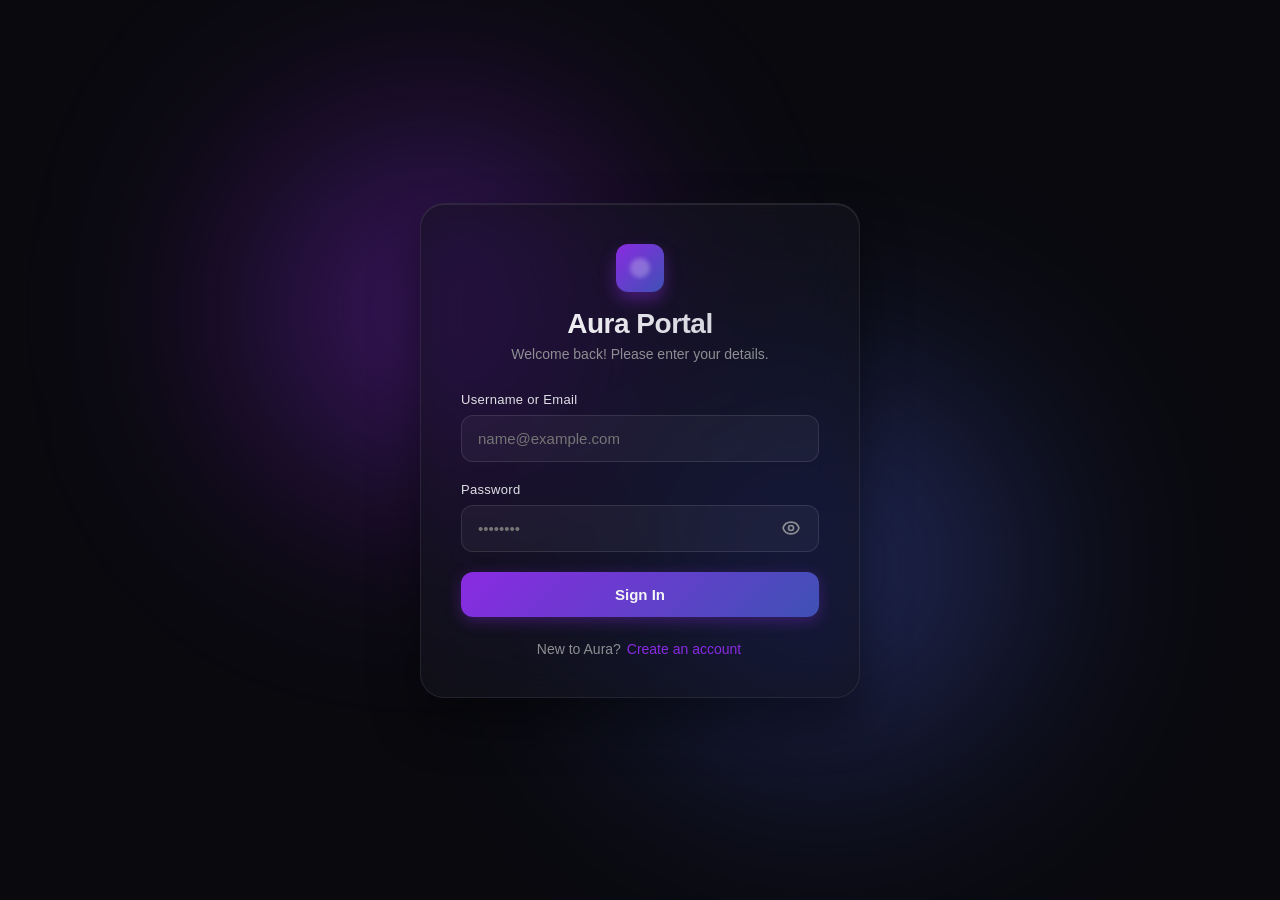
<file: index.html>
<!DOCTYPE html>
<html lang="en">
<head>
    <meta charset="UTF-8">
    <meta name="viewport" content="width=device-width, initial-scale=1.0">
    <meta name="description" content="Aura Portal - Secure, premium login and registration platform.">
    <!-- Strict Content Security Policy -->
    <meta http-equiv="Content-Security-Policy" content="default-src 'self'; style-src 'self' https://fonts.googleapis.com; font-src https://fonts.gstatic.com; script-src 'self'; img-src 'self' data:; frame-ancestors 'none';">
    <title>Aura Portal - Authenticate</title>
    <!-- Modern Premium Typography -->
    <link rel="preconnect" href="https://fonts.googleapis.com">
    <link rel="preconnect" href="https://fonts.gstatic.com" crossorigin>
    <link href="https://fonts.googleapis.com/css2?family=Outfit:wght@300;400;500;600;700&display=swap" rel="stylesheet">
    <link rel="stylesheet" href="style.css">
</head>
<body>
    <!-- Decorative Premium Glow Effects -->
    <div class="glow-bg-container" aria-hidden="true">
        <div class="glow-blob blob-primary"></div>
        <div class="glow-blob blob-secondary"></div>
    </div>

    <!-- Main Container -->
    <main class="portal-container">
        <div class="portal-card" id="portal-card">
            <!-- Header section shared/changing -->
            <header class="card-header">
                <div class="logo-wrapper">
                    <!-- Premium geometric logo icon in CSS/SVG -->
                    <div class="aura-logo" aria-hidden="true">
                        <span class="logo-core"></span>
                    </div>
                </div>
                <h1 id="portal-title">Aura Portal</h1>
                <p id="portal-subtitle" class="subtitle">Welcome back! Please enter your details.</p>
            </header>

            <!-- LOGIN VIEW -->
            <div id="login-view" class="form-view">
                <form id="login-form" novalidate>
                    <div class="input-group">
                        <label for="login-username">Username or Email</label>
                        <div class="input-wrapper">
                            <input type="text" id="login-username" name="username" placeholder="name@example.com" autocomplete="username" required>
                            <span class="input-icon user-icon" aria-hidden="true"></span>
                        </div>
                    </div>

                    <div class="input-group">
                        <label for="login-password">Password</label>
                        <div class="input-wrapper">
                            <input type="password" id="login-password" name="password" placeholder="••••••••" autocomplete="current-password" required>
                            <button type="button" class="password-toggle" id="login-pw-toggle" aria-label="Show password">
                                <span class="eye-icon" aria-hidden="true"></span>
                            </button>
                        </div>
                    </div>

                    <button type="submit" class="btn btn-primary" id="btn-login-submit">
                        <span class="btn-text">Sign In</span>
                        <span class="btn-loader hidden" aria-hidden="true"></span>
                    </button>
                </form>

                <footer class="form-footer">
                    <p>New to Aura? <button type="button" class="switch-link" id="go-to-register">Create an account</button></p>
                </footer>
            </div>

            <!-- REGISTER VIEW -->
            <div id="register-view" class="form-view hidden">
                <form id="register-form" novalidate>
                    <div class="input-group">
                        <label for="reg-name">Full Name</label>
                        <div class="input-wrapper">
                            <input type="text" id="reg-name" name="fullname" placeholder="John Doe" autocomplete="name" required>
                            <span class="input-icon name-icon" aria-hidden="true"></span>
                        </div>
                    </div>

                    <div class="input-group">
                        <label for="reg-mobile">Mobile Number</label>
                        <div class="input-wrapper">
                            <input type="tel" id="reg-mobile" name="mobile" placeholder="9876543210" autocomplete="tel" required>
                            <span class="input-icon phone-icon" aria-hidden="true"></span>
                        </div>
                    </div>

                    <div class="input-group">
                        <label for="reg-email">Email Address</label>
                        <div class="input-wrapper">
                            <input type="email" id="reg-email" name="email" placeholder="john@example.com" autocomplete="email" required>
                            <span class="input-icon email-icon" aria-hidden="true"></span>
                        </div>
                    </div>

                    <div class="input-group">
                        <label for="reg-password">Password</label>
                        <div class="input-wrapper">
                            <input type="password" id="reg-password" name="password" placeholder="••••••••" autocomplete="new-password" required>
                            <button type="button" class="password-toggle" id="reg-pw-toggle" aria-label="Show password">
                                <span class="eye-icon" aria-hidden="true"></span>
                            </button>
                        </div>
                        <div class="strength-indicator" id="pw-strength-bar">
                            <div class="strength-segment"></div>
                            <div class="strength-segment"></div>
                            <div class="strength-segment"></div>
                            <div class="strength-segment"></div>
                        </div>
                        <p class="input-help" id="pw-strength-text">Password must be at least 8 characters.</p>
                    </div>

                    <button type="submit" class="btn btn-primary" id="btn-register-submit">
                        <span class="btn-text">Create Account</span>
                        <span class="btn-loader hidden" aria-hidden="true"></span>
                    </button>
                </form>

                <footer class="form-footer">
                    <p>Already have an account? <button type="button" class="switch-link" id="go-to-login">Log in</button></p>
                </footer>
            </div>
            
            <!-- SECURE LOGGED IN VIEW (POST-AUTHENTICATION DEMO) -->
            <div id="dashboard-view" class="form-view hidden">
                <div class="dashboard-content">
                    <div class="success-icon-wrapper" aria-hidden="true">
                        <div class="success-checkmark"></div>
                    </div>
                    <h2>Access Granted</h2>
                    <p class="subtitle">Secure session established successfully.</p>
                    
                    <div class="user-details-card">
                        <div class="detail-row">
                            <span class="detail-label">Name</span>
                            <span class="detail-value" id="dash-name">John Doe</span>
                        </div>
                        <div class="detail-row">
                            <span class="detail-label">Email</span>
                            <span class="detail-value" id="dash-email">john@example.com</span>
                        </div>
                        <div class="detail-row">
                            <span class="detail-label">Mobile</span>
                            <span class="detail-value" id="dash-mobile">9876543210</span>
                        </div>
                    </div>
                    
                    <button type="button" class="btn btn-secondary" id="btn-logout">
                        <span>Sign Out</span>
                    </button>
                </div>
            </div>
        </div>
    </main>

    <!-- Custom Toast Notifications (replaces unsafe alertDialogs) -->
    <div id="toast-container" class="toast-container" aria-live="polite"></div>

    <script src="app.js"></script>
</body>
</html>
</file>
<file: style.css>
/* --- Custom Styling System --- */
:root {
    --bg-dark: #09090e;
    --card-bg: rgba(20, 20, 28, 0.65);
    --border-color: rgba(255, 255, 255, 0.08);
    
    /* Harmonious Curated Palette */
    --primary: #8a2be2;      /* Neon Violet */
    --primary-glow: rgba(138, 43, 226, 0.4);
    --primary-hover: #9b42f5;
    
    --secondary: #3f51b5;    /* Deep Indigo */
    --success: #00e676;      /* Active Emerald */
    --success-glow: rgba(0, 230, 118, 0.2);
    --error: #ff1744;        /* Danger Crimson */
    --error-glow: rgba(255, 23, 68, 0.2);
    
    --text-main: #f5f5f7;
    --text-muted: #8e8e93;
    --text-inverse: #09090e;
    
    --transition-smooth: all 0.3s cubic-bezier(0.4, 0, 0.2, 1);
}

/* --- Base & Reset --- */
* {
    margin: 0;
    padding: 0;
    box-sizing: border-box;
    font-family: 'Outfit', -apple-system, BlinkMacSystemFont, "Segoe UI", Roboto, sans-serif;
}

body {
    background-color: var(--bg-dark);
    color: var(--text-main);
    min-height: 100vh;
    display: flex;
    align-items: center;
    justify-content: center;
    overflow-x: hidden;
    position: relative;
    padding: 20px;
}

/* --- Floating Background Blobs --- */
.glow-bg-container {
    position: absolute;
    width: 100vw;
    height: 100vh;
    top: 0;
    left: 0;
    overflow: hidden;
    z-index: 0;
    pointer-events: none;
}

.glow-blob {
    position: absolute;
    border-radius: 50%;
    filter: blur(120px);
    opacity: 0.45;
}

.blob-primary {
    width: 350px;
    height: 350px;
    background: var(--primary);
    top: 15%;
    left: 20%;
    animation: float1 18s ease-in-out infinite;
}

.blob-secondary {
    width: 400px;
    height: 400px;
    background: var(--secondary);
    bottom: 15%;
    right: 20%;
    animation: float2 22s ease-in-out infinite;
}

@keyframes float1 {
    0% { transform: translate(0, 0) scale(1); }
    50% { transform: translate(60px, -40px) scale(1.2); }
    100% { transform: translate(0, 0) scale(1); }
}

@keyframes float2 {
    0% { transform: translate(0, 0) scale(1); }
    50% { transform: translate(-50px, 50px) scale(0.85); }
    100% { transform: translate(0, 0) scale(1); }
}

/* --- Layout Container & Card --- */
.portal-container {
    position: relative;
    z-index: 10;
    width: 100%;
    max-width: 440px;
}

.portal-card {
    background: var(--card-bg);
    backdrop-filter: blur(22px) saturate(190%);
    -webkit-backdrop-filter: blur(22px) saturate(190%);
    border: 1px solid var(--border-color);
    border-radius: 24px;
    padding: 40px;
    box-shadow: 0 24px 50px rgba(0, 0, 0, 0.45), 
                inset 0 1px 1px rgba(255, 255, 255, 0.1);
    transform: translateY(0);
    transition: var(--transition-smooth);
}

.portal-card:hover {
    box-shadow: 0 30px 60px rgba(0, 0, 0, 0.55), 
                inset 0 1px 2px rgba(255, 255, 255, 0.15);
}

/* --- Header Section --- */
.card-header {
    text-align: center;
    margin-bottom: 30px;
}

.logo-wrapper {
    display: inline-flex;
    justify-content: center;
    align-items: center;
    margin-bottom: 16px;
}

.aura-logo {
    width: 48px;
    height: 48px;
    border-radius: 12px;
    background: linear-gradient(135deg, var(--primary), var(--secondary));
    display: flex;
    align-items: center;
    justify-content: center;
    box-shadow: 0 8px 16px var(--primary-glow);
    position: relative;
    overflow: hidden;
}

.aura-logo::after {
    content: '';
    position: absolute;
    width: 20px;
    height: 20px;
    border-radius: 50%;
    background: rgba(255, 255, 255, 0.25);
    filter: blur(2px);
}

.card-header h1 {
    font-size: 28px;
    font-weight: 600;
    letter-spacing: -0.5px;
    background: linear-gradient(to right, #ffffff, #c5c5d2);
    -webkit-background-clip: text;
    -webkit-text-fill-color: transparent;
    margin-bottom: 6px;
}

.card-header .subtitle {
    font-size: 14px;
    color: var(--text-muted);
    font-weight: 350;
}

/* --- Form Views Handling --- */
.form-view {
    opacity: 1;
    transform: translateY(0);
    transition: opacity 0.4s ease, transform 0.4s cubic-bezier(0.34, 1.56, 0.64, 1);
}

.form-view.hidden {
    display: none;
    opacity: 0;
    transform: translateY(15px);
}

/* --- Form Elements --- */
.input-group {
    display: flex;
    flex-direction: column;
    gap: 8px;
    margin-bottom: 20px;
}

.input-group label {
    font-size: 13px;
    font-weight: 500;
    color: #e0e0e6;
    letter-spacing: 0.3px;
}

.input-wrapper {
    position: relative;
    display: flex;
    align-items: center;
}

.input-wrapper input {
    width: 100%;
    background: rgba(255, 255, 255, 0.04);
    border: 1px solid rgba(255, 255, 255, 0.1);
    border-radius: 12px;
    padding: 14px 16px;
    color: var(--text-main);
    font-size: 15px;
    transition: var(--transition-smooth);
    outline: none;
}

/* Input icons styling via raw SVG backgrounds */
.input-wrapper input:focus {
    background: rgba(255, 255, 255, 0.07);
    border-color: var(--primary);
    box-shadow: 0 0 0 4px var(--primary-glow);
}

/* Password Toggle Icon */
.password-toggle {
    position: absolute;
    right: 14px;
    background: none;
    border: none;
    cursor: pointer;
    color: var(--text-muted);
    padding: 4px;
    display: flex;
    align-items: center;
    justify-content: center;
    transition: var(--transition-smooth);
    z-index: 5;
}

.password-toggle:hover {
    color: var(--text-main);
}

.eye-icon {
    width: 20px;
    height: 20px;
    background-repeat: no-repeat;
    background-position: center;
    display: inline-block;
    /* Clean custom Inline SVG for the eye icon */
    background-image: url("data:image/svg+xml,%3Csvg xmlns='http://www.w3.org/2000/svg' fill='none' viewBox='0 0 24 24' stroke='%238e8e93'%3E%3Cpath stroke-linecap='round' stroke-linejoin='round' stroke-width='2' d='M15 12a3 3 0 11-6 0 3 3 0 016 0z'/%3E%3Cpath stroke-linecap='round' stroke-linejoin='round' stroke-width='2' d='M2.458 12C3.732 7.943 7.523 5 12 5c4.478 0 8.268 2.943 9.542 7-1.274 4.057-5.064 7-9.542 7-4.477 0-8.268-2.943-9.542-7z'/%3E%3C/svg%3E");
}

.password-toggle.visible .eye-icon {
    background-image: url("data:image/svg+xml,%3Csvg xmlns='http://www.w3.org/2000/svg' fill='none' viewBox='0 0 24 24' stroke='%238e8e93'%3E%3Cpath stroke-linecap='round' stroke-linejoin='round' stroke-width='2' d='M13.875 18.825A10.05 10.05 0 0112 19c-4.478 0-8.268-2.943-9.542-7a9.97 9.97 0 011.563-3.029m5.858.908a3 3 0 114.243 4.243M9.878 9.878l4.242 4.242M9.88 9.88l-3.29-3.29m7.532 7.532l3.29 3.29M3 3l18 18'/%3E%3C/svg%3E");
}

/* --- Password Strength Bar --- */
.strength-indicator {
    display: flex;
    gap: 4px;
    margin-top: 8px;
    height: 4px;
    width: 100%;
}

.strength-segment {
    flex: 1;
    height: 100%;
    border-radius: 2px;
    background: rgba(255, 255, 255, 0.1);
    transition: var(--transition-smooth);
}

.input-help {
    font-size: 11px;
    color: var(--text-muted);
    margin-top: 6px;
    transition: var(--transition-smooth);
}

/* Strength Colors */
.strength-weak .strength-segment:nth-child(1) { background: var(--error); }
.strength-weak #pw-strength-text { color: var(--error); }

.strength-fair .strength-segment:nth-child(1),
.strength-fair .strength-segment:nth-child(2) { background: #ffa726; }
.strength-fair #pw-strength-text { color: #ffa726; }

.strength-good .strength-segment:nth-child(1),
.strength-good .strength-segment:nth-child(2),
.strength-good .strength-segment:nth-child(3) { background: #ffee58; }
.strength-good #pw-strength-text { color: #ffee58; }

.strength-strong .strength-segment { background: var(--success); }
.strength-strong #pw-strength-text { color: var(--success); }

/* --- Buttons --- */
.btn {
    width: 100%;
    border: none;
    border-radius: 12px;
    padding: 14px 20px;
    font-size: 15px;
    font-weight: 600;
    cursor: pointer;
    display: flex;
    align-items: center;
    justify-content: center;
    gap: 10px;
    transition: var(--transition-smooth);
    position: relative;
    overflow: hidden;
}

.btn-primary {
    background: linear-gradient(135deg, var(--primary), var(--secondary));
    color: var(--text-main);
    box-shadow: 0 4px 15px rgba(138, 43, 226, 0.35);
}

.btn-primary:hover {
    transform: translateY(-1px);
    box-shadow: 0 6px 20px rgba(138, 43, 226, 0.5);
    background: linear-gradient(135deg, var(--primary-hover), var(--secondary));
}

.btn-primary:active {
    transform: translateY(1px);
}

.btn-secondary {
    background: rgba(255, 255, 255, 0.06);
    border: 1px solid rgba(255, 255, 255, 0.1);
    color: var(--text-main);
}

.btn-secondary:hover {
    background: rgba(255, 255, 255, 0.1);
    border-color: rgba(255, 255, 255, 0.2);
}

.btn-danger-large {
    background: rgba(255, 23, 68, 0.08);
    border: 1px solid rgba(255, 23, 68, 0.2);
    color: #ff5252;
}

.btn-danger-large:hover {
    transform: translateY(-1px);
    background: rgba(255, 23, 68, 0.18);
    border-color: rgba(255, 23, 68, 0.5);
    color: #ff1744;
    box-shadow: 0 4px 15px rgba(255, 23, 68, 0.3);
}

.btn-danger-large:active {
    transform: translateY(1px);
}

/* Loader Animation inside Button */
.btn-loader {
    width: 18px;
    height: 18px;
    border: 2px solid rgba(255, 255, 255, 0.3);
    border-top-color: var(--text-main);
    border-radius: 50%;
    animation: spin 0.8s linear infinite;
}

@keyframes spin {
    to { transform: rotate(360deg); }
}

.btn-loader.hidden {
    display: none;
}

/* --- Footer & Switching Elements --- */
.form-footer {
    text-align: center;
    margin-top: 24px;
}

.form-footer p {
    font-size: 14px;
    color: var(--text-muted);
}

.switch-link {
    background: none;
    border: none;
    color: var(--primary);
    font-weight: 500;
    font-size: 14px;
    cursor: pointer;
    padding: 0 2px;
    transition: var(--transition-smooth);
    outline: none;
}

.switch-link:hover {
    color: var(--primary-hover);
    text-decoration: underline;
}

/* --- Dashboard Style (LoggedIn State) --- */
.dashboard-content {
    text-align: center;
    display: flex;
    flex-direction: column;
    align-items: center;
}

.success-icon-wrapper {
    width: 64px;
    height: 64px;
    border-radius: 50%;
    background: var(--success-glow);
    display: flex;
    align-items: center;
    justify-content: center;
    margin-bottom: 20px;
    border: 1px solid rgba(0, 230, 118, 0.3);
}

.success-checkmark {
    width: 14px;
    height: 24px;
    border: solid var(--success);
    border-width: 0 4px 4px 0;
    transform: rotate(45deg) translate(-2px, -2px);
}

.user-details-card {
    background: rgba(255, 255, 255, 0.02);
    border: 1px solid var(--border-color);
    border-radius: 14px;
    width: 100%;
    margin: 24px 0;
    padding: 18px;
    display: flex;
    flex-direction: column;
    gap: 12px;
}

.detail-row {
    display: flex;
    justify-content: space-between;
    align-items: center;
    padding-bottom: 8px;
    border-bottom: 1px solid rgba(255, 255, 255, 0.05);
}

.detail-row:last-child {
    border-bottom: none;
    padding-bottom: 0;
}

.detail-label {
    font-size: 13px;
    color: var(--text-muted);
}

.detail-value {
    font-size: 14px;
    font-weight: 500;
    color: var(--text-main);
}

/* --- Custom Toast Notification --- */
.toast-container {
    position: fixed;
    top: 24px;
    right: 24px;
    display: flex;
    flex-direction: column;
    gap: 12px;
    z-index: 100;
    max-width: 320px;
    width: 100%;
    pointer-events: none;
}

.toast {
    background: rgba(18, 18, 26, 0.95);
    backdrop-filter: blur(10px);
    -webkit-backdrop-filter: blur(10px);
    border: 1px solid rgba(255, 255, 255, 0.08);
    color: var(--text-main);
    padding: 16px;
    border-radius: 12px;
    box-shadow: 0 10px 24px rgba(0, 0, 0, 0.35);
    display: flex;
    align-items: flex-start;
    gap: 12px;
    transform: translateX(120%);
    animation: slideIn 0.35s cubic-bezier(0.16, 1, 0.3, 1) forwards;
    pointer-events: auto;
}

@keyframes slideIn {
    to { transform: translateX(0); }
}

.toast.removing {
    animation: slideOut 0.3s cubic-bezier(0.16, 1, 0.3, 1) forwards;
}

@keyframes slideOut {
    to { transform: translateX(120%); opacity: 0; }
}

.toast-icon {
    font-size: 18px;
    flex-shrink: 0;
}

.toast-content {
    flex-grow: 1;
}

.toast-title {
    font-size: 14px;
    font-weight: 600;
    margin-bottom: 2px;
}

.toast-message {
    font-size: 12px;
    color: var(--text-muted);
}

/* Toast States */
.toast-success { border-left: 4px solid var(--success); }
.toast-error { border-left: 4px solid var(--error); }
.toast-info { border-left: 4px solid var(--primary); }

/* Responsive adjustments */
@media (max-width: 480px) {
    .portal-card {
        padding: 30px 20px;
    }
    
    .toast-container {
        top: auto;
        bottom: 20px;
        right: 20px;
        left: 20px;
        max-width: none;
    }
    
    .toast {
        transform: translateY(120%);
    }
    
    @keyframes slideIn {
        to { transform: translateY(0); }
    }
    
    @keyframes slideOut {
        to { transform: translateY(120%); opacity: 0; }
    }
}
</file>
